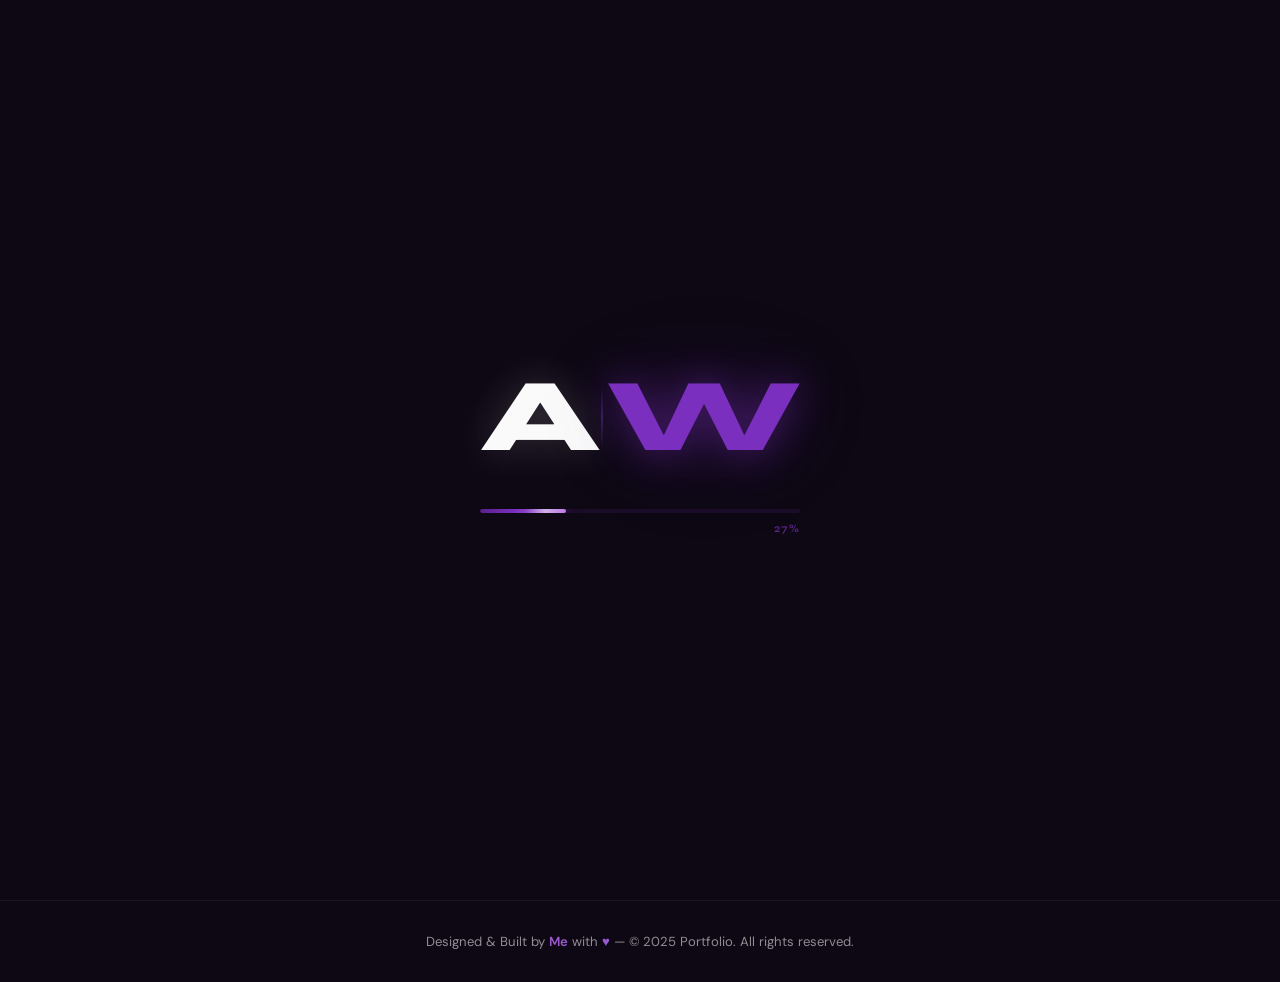
<file: index.html>
<!DOCTYPE html>
<html lang="en">
<head>
  <meta charset="UTF-8" />
  <meta name="viewport" content="width=device-width, initial-scale=1.0, maximum-scale=1.0" />
  <title>Ammar Waheed Portfolio Developer</title>
  <link rel="shortcut icon" href="img/fav-icon.png" type="image/x-icon">
  <link rel="preconnect" href="https://fonts.googleapis.com">
  <link href="https://fonts.googleapis.com/css2?family=Syne:wght@400;500;600;700;800&family=DM+Sans:ital,wght@0,300;0,400;0,500;1,300&display=swap" rel="stylesheet">
  <link rel="stylesheet" href="CSS/index.css">
  <link rel="stylesheet" href="CSS/loader.css">
  
</head>
<body>

<!-- ===== PAGE LOADER ===== -->
<div id="aw-loader">
  <div class="loader-logo">
    <span class="loader-logo-letter letter-a">A</span>
    <div class="loader-logo-divider"></div>
    <span class="loader-logo-letter letter-w">W</span>
  </div>
  <div class="loader-bar-wrap">
    <div class="loader-bar-track">
      <div class="loader-bar-fill" id="loader-bar-fill"></div>
    </div>
    <div class="loader-bar-label" id="loader-bar-label">0%</div>
  </div>
</div>
<!-- ===== END LOADER ===== -->

<!-- Cursor glow -->
<div class="cursor-glow" id="cursorGlow"></div>

<!-- Scroll progress -->
<div class="scroll-progress" id="scrollProgress"></div>

<!-- Page transition overlay -->
<div class="page-transition" id="pageTransition">
  <div class="pt-logo">
    <span class="pt-logo-letter pt-a">A</span>
    <div class="pt-logo-divider"></div>
    <span class="pt-logo-letter pt-w">W</span>
  </div>
</div>

<!-- ===== NAVBAR ===== -->
<nav id="navbar">
  <div class="nav-logo" onclick="navigate('home')"><span id="name-logo-01">Ammar</span><span id="name-logo-02">Waheed</span></div>

  <ul class="nav-links">
    <li><a onclick="navigate('home')" data-page="home" class="active">Home</a></li>
    <li><a onclick="navigate('about')" data-page="about">About</a></li>
    <li><a onclick="navigate('services')" data-page="services">Services</a></li>
    <li><a onclick="navigate('portfolio')" data-page="portfolio">Portfolio</a></li>
    <li><a onclick="navigate('contact')" data-page="contact" class="nav-cta">Hire Me</a></li>
  </ul>

  <div class="hamburger" id="hamburger" onclick="toggleMenu()">
    <span></span><span></span><span></span>
  </div>
</nav>

<!-- Mobile Menu -->
<div class="mobile-menu" id="mobileMenu">
  <a onclick="navigate('home'); toggleMenu()" data-page="home">Home</a>
  <a onclick="navigate('about'); toggleMenu()" data-page="about">About</a>
  <a onclick="navigate('services'); toggleMenu()" data-page="services">Services</a>
  <a onclick="navigate('portfolio'); toggleMenu()" data-page="portfolio">Portfolio</a>
  <a onclick="navigate('contact'); toggleMenu()" data-page="contact">Hire Me</a>
</div>

<!-- ===== HOME PAGE ===== -->
<section class="page active" id="home">
  <div class="blob blob-1"></div>
  <div class="blob blob-2"></div>

  <div class="home-content">
    <div class="home-text">
      <div class="home-badge">
        <span class="dot"></span>
        Available for freelance work
      </div>

      <h1 class="home-title">
        Creative<br>
        <span class="highlight">Developer</span><br>
        & Designer
      </h1>

      <p class="home-sub">
        I craft beautiful, high-performance digital experiences — from pixel-perfect interfaces to scalable full-stack applications.
      </p>

      <div class="home-actions">
        <button class="btn-primary" onclick="navigate('portfolio')">
          View My Work
          <span class="arrow">→</span>
        </button>
        <button class="btn-ghost" onclick="navigate('contact')">
          Let's Talk
        </button>
      </div>

      <div class="stats-row">
        <div class="stat-item">
          <div class="stat-num">25+</div>
          <div class="stat-label">Projects Done</div>
        </div>
        <div class="stat-item">
          <div class="stat-num">4+</div>
          <div class="stat-label">Years Exp.</div>
        </div>
        <div class="stat-item">
          <div class="stat-num">12+</div>
          <div class="stat-label">Happy Clients</div>
        </div>
      </div>
    </div>

    <div class="home-visual">
      <div class="portrait-wrapper">
        <div class="portrait-ring"></div>
        <div class="portrait-ring-inner"></div>
        <div class="portrait-img">
          <img class="portrait-placeholder" src="img/my-pic.png" alt="img" viewBox="0 0 200 200">
        </div>

        <div class="float-chip chip-1">
          <span class="chip-icon">
            <svg xmlns="http://www.w3.org/2000/svg" x="0px" y="0px" width="20" height="20" viewBox="0 0 48 48">
            <path fill="#80deea" d="M24,34C11.1,34,1,29.6,1,24c0-5.6,10.1-10,23-10c12.9,0,23,4.4,23,10C47,29.6,36.9,34,24,34z M24,16	c-12.6,0-21,4.1-21,8c0,3.9,8.4,8,21,8s21-4.1,21-8C45,20.1,36.6,16,24,16z"></path><path fill="#80deea" d="M15.1,44.6c-1,0-1.8-0.2-2.6-0.7C7.6,41.1,8.9,30.2,15.3,19l0,0c3-5.2,6.7-9.6,10.3-12.4c3.9-3,7.4-3.9,9.8-2.5	c2.5,1.4,3.4,4.9,2.8,9.8c-0.6,4.6-2.6,10-5.6,15.2c-3,5.2-6.7,9.6-10.3,12.4C19.7,43.5,17.2,44.6,15.1,44.6z M32.9,5.4	c-1.6,0-3.7,0.9-6,2.7c-3.4,2.7-6.9,6.9-9.8,11.9l0,0c-6.3,10.9-6.9,20.3-3.6,22.2c1.7,1,4.5,0.1,7.6-2.3c3.4-2.7,6.9-6.9,9.8-11.9	c2.9-5,4.8-10.1,5.4-14.4c0.5-4-0.1-6.8-1.8-7.8C34,5.6,33.5,5.4,32.9,5.4z"></path><path fill="#80deea" d="M33,44.6c-5,0-12.2-6.1-17.6-15.6C8.9,17.8,7.6,6.9,12.5,4.1l0,0C17.4,1.3,26.2,7.8,32.7,19	c3,5.2,5,10.6,5.6,15.2c0.7,4.9-0.3,8.3-2.8,9.8C34.7,44.4,33.9,44.6,33,44.6z M13.5,5.8c-3.3,1.9-2.7,11.3,3.6,22.2	c6.3,10.9,14.1,16.1,17.4,14.2c1.7-1,2.3-3.8,1.8-7.8c-0.6-4.3-2.5-9.4-5.4-14.4C24.6,9.1,16.8,3.9,13.5,5.8L13.5,5.8z"></path><circle cx="24" cy="24" r="4" fill="#80deea"></circle>
            </svg></span> Full-Stack Dev
        </div>
        <div class="float-chip chip-2">
          <span class="chip-icon">
            <svg xmlns="http://www.w3.org/2000/svg" x="0px" y="0px" width="20" height="20" viewBox="0 0 48 48">
              <polygon fill="#29b6f6" points="1,5 7,9 7,29 1,25"></polygon><polygon fill="#0288d1" points="47,20 41,24 41,37 47,33"></polygon><polygon fill="#0288d1" points="47,6 41,10 41,17 47,13"></polygon><polygon fill="#0288d1" points="35,5 29,9 29,29 35,25"></polygon><polygon fill="#29b6f6" points="1,12 18,23 18,16 1,5"></polygon><polygon fill="#0288d1" points="35,12 18,23 18,16 35,5"></polygon><polygon fill="#0288d1" points="35,26 18,37 18,30 35,19"></polygon><polygon fill="#0288d1" points="47,34 30,45 30,38 47,27"></polygon><polygon fill="#29b6f6" points="30,37.765 18,30 18,37 30,44.765"></polygon>
              </svg>
          </span> UI/UX Design
        </div>
        <div class="float-chip chip-3">
          <span class="chip-icon">
            <svg xmlns="http://www.w3.org/2000/svg" x="0px" y="0px" width="25" height="25" viewBox="0 0 48 48">
            <path fill="#fff" d="M24 4.050000000000001A19.95 19.95 0 1 0 24 43.95A19.95 19.95 0 1 0 24 4.050000000000001Z"></path><path fill="#01579b" d="M8.001,24c0,6.336,3.68,11.806,9.018,14.4L9.385,17.488C8.498,19.479,8.001,21.676,8.001,24z M34.804,23.194c0-1.977-1.063-3.35-1.67-4.412c-0.813-1.329-1.576-2.437-1.576-3.752c0-1.465,1.471-2.84,3.041-2.84 c0.071,0,0.135,0.006,0.206,0.008C31.961,9.584,28.168,8,24.001,8c-5.389,0-10.153,2.666-13.052,6.749 c0.228,0.074,0.307,0.039,0.611,0.039c1.669,0,4.264-0.2,4.264-0.2c0.86-0.057,0.965,1.212,0.099,1.316c0,0-0.864,0.105-1.828,0.152 l5.931,17.778l3.5-10.501l-2.603-7.248c-0.861-0.046-1.679-0.152-1.679-0.152c-0.862-0.056-0.762-1.375,0.098-1.316 c0,0,2.648,0.2,4.217,0.2c1.675,0,4.264-0.2,4.264-0.2c0.861-0.057,0.965,1.212,0.104,1.316c0,0-0.87,0.105-1.832,0.152l5.891,17.61 l1.599-5.326C34.399,26.289,34.804,24.569,34.804,23.194z M24.281,25.396l-4.8,13.952c1.436,0.426,2.95,0.652,4.52,0.652 c1.861,0,3.649-0.324,5.316-0.907c-0.04-0.071-0.085-0.143-0.118-0.22L24.281,25.396z M38.043,16.318 c0.071,0.51,0.108,1.059,0.108,1.645c0,1.628-0.306,3.451-1.219,5.737l-4.885,14.135C36.805,35.063,40,29.902,40,24 C40,21.219,39.289,18.604,38.043,16.318z"></path><path fill="#01579b" d="M4,24c0,11.024,8.97,20,19.999,20C35.03,44,44,35.024,44,24S35.03,4,24,4S4,12.976,4,24z M5.995,24 c0-9.924,8.074-17.999,18.004-17.999S42.005,14.076,42.005,24S33.929,42.001,24,42.001C14.072,42.001,5.995,33.924,5.995,24z"></path>
            </svg></span> WordPress
        </div>
      </div>
    </div>
  </div>
</section>

<!-- ===== ABOUT PAGE ===== -->
<section class="page" id="about">
  <div class="container">
    <div class="section-label">About Me</div>
    <h2 class="section-title reveal">The person<br>behind the work</h2>

    <div class="about-grid">
      <div class="about-text">
        <p class="reveal">I'm a passionate <strong>full-stack developer and UI/UX designer</strong> with over 4 years of hands-on experience building beautiful, user-centric digital products. I specialize in turning complex problems into clean, elegant solutions.</p>
        <p class="reveal reveal-delay-1">My approach combines strong technical foundations with a keen eye for design — ensuring that everything I build not only works flawlessly, but feels genuinely delightful to use.</p>
        <p class="reveal reveal-delay-2">When I'm not coding, I'm exploring new design trends, contributing to open source, or mentoring junior developers.</p>

        <div class="skills-list reveal reveal-delay-3">
          <span class="skill-tag">JavaScript / TypeScript</span>
          <span class="skill-tag">React / Next.js</span>
          <span class="skill-tag">Node.js / Express</span>
          <span class="skill-tag">WordPress / Webflow</span>
          <span class="skill-tag">Figma</span>
          <span class="skill-tag">MySQL / MongoDB</span>
          <span class="skill-tag">Tailwind / Bootstrap</span>
          <span class="skill-tag">Git / Github</span>
        </div>

        <div class="timeline reveal" style="margin-top:2.5rem">
          <div class="timeline-item">
            <div class="timeline-date">Jan 2025 – Present</div>
            <div class="timeline-role">Full-Stack Dev (MERN) | Front-End Specialist</div>
            <div class="timeline-company">(freelancing)</div>
          </div>
          <div class="timeline-item">
            <div class="timeline-date">Oct 2024 – Jan 2025</div>
            <div class="timeline-role">Front-End Dev (Internship)</div>
            <div class="timeline-company">Ezitech Institute</div>
          </div>
          <div class="timeline-item">
            <div class="timeline-date">Sep 2023 – Dec 2023</div>
            <div class="timeline-role">UI/UX Designer (Internship)</div>
            <div class="timeline-company">PASCO Devs</div>
          </div>
          <div class="timeline-item">
            <div class="timeline-date">Jan 2022 – Jan 2025</div>
            <div class="timeline-role">Front-End Developer</div>
            <div class="timeline-company">(Freelancing)</div>
          </div>
        </div>
      </div>

      <div>
        <div class="skill-bars reveal">
          <div class="skill-bar-item">
            <div class="skill-bar-header">
              <span class="skill-bar-name">Frontend Development</span>
              <span class="skill-bar-pct">98%</span>
            </div>
            <div class="skill-bar-track">
              <div class="skill-bar-fill" style="width:95%"></div>
            </div>
          </div>
          <div class="skill-bar-item">
            <div class="skill-bar-header">
              <span class="skill-bar-name">UI/UX Design</span>
              <span class="skill-bar-pct">88%</span>
            </div>
            <div class="skill-bar-track">
              <div class="skill-bar-fill" style="width:88%"></div>
            </div>
          </div>
          <div class="skill-bar-item">
            <div class="skill-bar-header">
              <span class="skill-bar-name">Backend / Node.js</span>
              <span class="skill-bar-pct">80%</span>
            </div>
            <div class="skill-bar-track">
              <div class="skill-bar-fill" style="width:80%"></div>
            </div>
          </div>
          <div class="skill-bar-item">
            <div class="skill-bar-header">
              <span class="skill-bar-name">WordPress / Webflow</span>
              <span class="skill-bar-pct">82%</span>
            </div>
            <div class="skill-bar-track">
              <div class="skill-bar-fill" style="width:85%"></div>
            </div>
          </div>
          <div class="skill-bar-item">
            <div class="skill-bar-header">
              <span class="skill-bar-name">React / Next.js</span>
              <span class="skill-bar-pct">92%</span>
            </div>
            <div class="skill-bar-track">
              <div class="skill-bar-fill" style="width:92%"></div>
            </div>
          </div>
        </div>

        <div style="margin-top:2.5rem; display:flex; gap:1rem; flex-wrap:wrap;" class="reveal reveal-delay-2">
          <button class="btn-primary" onclick="navigate('contact')">Get In Touch →</button>
          <a class="btn-ghost" href="#" onclick="return false">Download CV</a>
        </div>
      </div>
    </div>
  </div>
</section>

<!-- ===== SERVICES PAGE ===== -->
<section class="page" id="services">
  <div class="container">
    <div class="services-intro">
      <div class="section-label">What I Do</div>
      <h2 class="section-title reveal">Services I<br>offer for you</h2>
      <p class="reveal reveal-delay-1">From concept to launch — I deliver end-to-end digital solutions that make a lasting impression and drive real results.</p>
    </div>

    <div class="services-grid">
      <div class="service-card reveal">
        <div class="service-icon">💻</div>
        <h3 class="service-title">Web Development</h3>
        <p class="service-desc">Building fast, accessible, and scalable web applications using modern technologies and best practices.</p>
        <div class="service-tags">
          <span class="service-tag">React</span>
          <span class="service-tag">Next.js</span>
          <span class="service-tag">Node.js</span>
          <span class="service-tag">TypeScript</span>
        </div>
      </div>

      <div class="service-card reveal reveal-delay-1">
        <div class="service-icon">🎨</div>
        <h3 class="service-title">UI/UX Design</h3>
        <p class="service-desc">Crafting intuitive, beautiful interfaces through research-driven design that users genuinely love.</p>
        <div class="service-tags">
          <span class="service-tag">Figma</span>
          <span class="service-tag">Prototyping</span>
          <span class="service-tag">User Research</span>
        </div>
      </div>

      <div class="service-card reveal reveal-delay-2">
        <div class="service-icon">🔧</div>
        <h3 class="service-title">Full-Stack Apps</h3>
        <p class="service-desc">End-to-end application development — from database architecture to responsive frontend interfaces.</p>
        <div class="service-tags">
          <span class="service-tag">REST APIs</span>
          <span class="service-tag">GraphQL</span>
          <span class="service-tag">MongoDB</span>
          <span class="service-tag">MySQL</span>
        </div>
      </div>

      <div class="service-card reveal reveal-delay-3">
        <div class="service-icon">📝</div>
        <h3 class="service-title">WordPress</h3>
        <p class="service-desc">Custom themes, plugins, and performance-optimized WordPress solutions tailored to your brand.</p>
        <div class="service-tags">
          <span class="service-tag">Custom Themes</span>
          <span class="service-tag">Plugins</span>
          <span class="service-tag">WooCommerce</span>
        </div>
      </div>
    </div>

    <div class="process-section">
      <div class="section-label reveal">My Process</div>
      <h2 class="section-title reveal reveal-delay-1" style="font-size:clamp(1.5rem,4vw,2.2rem)">How I work</h2>
      <div class="process-grid">
        <div class="process-step reveal">
          <div class="process-num">01</div>
          <div class="process-title">Discovery</div>
          <div class="process-desc">Understanding your goals, audience, and project requirements thoroughly.</div>
        </div>
        <div class="process-step reveal reveal-delay-1">
          <div class="process-num">02</div>
          <div class="process-title">Design</div>
          <div class="process-desc">Creating wireframes, prototypes, and visual designs for feedback.</div>
        </div>
        <div class="process-step reveal reveal-delay-2">
          <div class="process-num">03</div>
          <div class="process-title">Develop</div>
          <div class="process-desc">Building the product with clean code, tested and optimized.</div>
        </div>
        <div class="process-step reveal reveal-delay-3">
          <div class="process-num">04</div>
          <div class="process-title">Launch</div>
          <div class="process-desc">Deploying and supporting your product for long-term success.</div>
        </div>
      </div>
    </div>
  </div>
</section>

<!-- ===== PORTFOLIO PAGE ===== -->
<section class="page" id="portfolio">
  <div class="container">
    <div class="portfolio-header">
      <div>
        <div class="section-label">My Work</div>
        <h2 class="section-title reveal">Featured<br>Projects</h2>
      </div>
      <div class="filter-tabs reveal">
        <button class="filter-tab active" onclick="filterProjects('all', this)">All</button>
        <button class="filter-tab" onclick="filterProjects('web', this)">Web Dev</button>
        <button class="filter-tab" onclick="filterProjects('design', this)">Design</button>
        <button class="filter-tab" onclick="filterProjects('wp', this)">WordPress</button>
      </div>
    </div>

    <div class="projects-grid" id="projectsGrid">
      <div class="project-card reveal" data-cat="web">
        <div class="project-thumb">
          <div class="project-thumb-bg" style="background:linear-gradient(135deg,#7B2FBE,#0E0814)"></div>
          <div class="project-number">01</div>
          <div class="project-overlay">
            <button class="project-overlay-btn">Live Demo</button>
            <button class="project-overlay-btn">GitHub</button>
          </div>
        </div>
        <div class="project-body">
          <div class="project-category">Web Application</div>
          <div class="project-name">E-Commerce Platform</div>
          <div class="project-desc">A full-featured online store with cart, payments, and admin dashboard.</div>
        </div>
      </div>

      <div class="project-card reveal reveal-delay-1" data-cat="design">
        <div class="project-thumb">
          <div class="project-thumb-bg" style="background:linear-gradient(135deg,#c084fc,#1E1430)"></div>
          <div class="project-number">02</div>
          <div class="project-overlay">
            <button class="project-overlay-btn">Live Demo</button>
            <button class="project-overlay-btn">Dribbble</button>
          </div>
        </div>
        <div class="project-body">
          <div class="project-category">UI/UX Design</div>
          <div class="project-name">Finance App Redesign</div>
          <div class="project-desc">Complete UX overhaul resulting in 40% improvement in user engagement.</div>
        </div>
      </div>

      <div class="project-card reveal reveal-delay-2" data-cat="wp">
        <div class="project-thumb">
          <div class="project-thumb-bg" style="background:linear-gradient(135deg,#5A1F8C,#160E22)"></div>
          <div class="project-number">03</div>
          <div class="project-overlay">
            <button class="project-overlay-btn">Live Site</button>
            <button class="project-overlay-btn">Details</button>
          </div>
        </div>
        <div class="project-body">
          <div class="project-category">WordPress</div>
          <div class="project-name">Corporate Website</div>
          <div class="project-desc">Custom WordPress theme with advanced custom fields and WooCommerce integration.</div>
        </div>
      </div>

      <div class="project-card reveal" data-cat="web">
        <div class="project-thumb">
          <div class="project-thumb-bg" style="background:linear-gradient(135deg,#9B59D0,#0E0814)"></div>
          <div class="project-number">04</div>
          <div class="project-overlay">
            <button class="project-overlay-btn">Live Demo</button>
            <button class="project-overlay-btn">GitHub</button>
          </div>
        </div>
        <div class="project-body">
          <div class="project-category">Web Application</div>
          <div class="project-name">SaaS Dashboard</div>
          <div class="project-desc">Analytics dashboard with real-time data visualization and team management.</div>
        </div>
      </div>

      <div class="project-card reveal reveal-delay-1" data-cat="design">
        <div class="project-thumb">
          <div class="project-thumb-bg" style="background:linear-gradient(135deg,#7B2FBE,#c084fc)"></div>
          <div class="project-number">05</div>
          <div class="project-overlay">
            <button class="project-overlay-btn">Live Demo</button>
            <button class="project-overlay-btn">Behance</button>
          </div>
        </div>
        <div class="project-body">
          <div class="project-category">Branding & Design</div>
          <div class="project-name">Brand Identity System</div>
          <div class="project-desc">Complete visual identity including logo, typography, color system, and guidelines.</div>
        </div>
      </div>

      <div class="project-card reveal reveal-delay-2" data-cat="wp">
        <div class="project-thumb">
          <div class="project-thumb-bg" style="background:linear-gradient(135deg,#5A1F8C,#9B59D0)"></div>
          <div class="project-number">06</div>
          <div class="project-overlay">
            <button class="project-overlay-btn">Live Site</button>
            <button class="project-overlay-btn">Details</button>
          </div>
        </div>
        <div class="project-body">
          <div class="project-category">WordPress / E-Commerce</div>
          <div class="project-name">Online Fashion Store</div>
          <div class="project-desc">WooCommerce store with custom product configurator and loyalty program.</div>
        </div>
      </div>
    </div>
  </div>
</section>

<!-- ===== CONTACT PAGE ===== -->
<section class="page" id="contact">
  <div class="container">
    <div class="section-label">Contact</div>
    <h2 class="section-title reveal">Let's work<br>together</h2>

    <div class="contact-grid">
      <div class="contact-info">
        <p class="reveal">Have a project in mind or just want to say hello? I'm always open to discussing new opportunities and creative ideas.</p>

        <div class="contact-links reveal reveal-delay-1">
          <a class="contact-link" href="mailto:ammarwaheed8@yahoo.com" target="_blank">
            <div class="contact-link-icon">
              <svg xmlns="http://www.w3.org/2000/svg" x="0px" y="0px" width="35" height="35" viewBox="0 0 48 48">
              <path fill="#1e88e5" d="M34,42H14c-4.411,0-8-3.589-8-8V14c0-4.411,3.589-8,8-8h20c4.411,0,8,3.589,8,8v20 C42,38.411,38.411,42,34,42z"></path><path fill="#fff" d="M35.926,17.488L29.414,24l6.511,6.511C35.969,30.347,36,30.178,36,30V18 C36,17.822,35.969,17.653,35.926,17.488z M26.688,23.899l7.824-7.825C34.347,16.031,34.178,16,34,16H14 c-0.178,0-0.347,0.031-0.512,0.074l7.824,7.825C22.795,25.38,25.205,25.38,26.688,23.899z M24,27.009 c-1.44,0-2.873-0.542-3.99-1.605l-6.522,6.522C13.653,31.969,13.822,32,14,32h20c0.178,0,0.347-0.031,0.512-0.074l-6.522-6.522 C26.873,26.467,25.44,27.009,24,27.009z M12.074,17.488C12.031,17.653,12,17.822,12,18v12c0,0.178,0.031,0.347,0.074,0.512 L18.586,24L12.074,17.488z"></path>
              </svg>
            </div>
            <div class="contact-link-text">
              <div class="contact-link-label">Email</div>
              <div class="contact-link-value">Email Me!</div>
            </div>
          </a>
          <a class="contact-link" href="https://wa.me/923097008085?text=Hi%2C%20Are%20you%20free%20so%20we%20can%20discuss%20regarding%20a%20project%3F" target="_blank">
            <div class="contact-link-icon">
              <svg xmlns="http://www.w3.org/2000/svg" x="0px" y="0px" width="31" height="31" viewBox="0 0 48 48">
              <path fill="#fff" d="M4.868,43.303l2.694-9.835C5.9,30.59,5.026,27.324,5.027,23.979C5.032,13.514,13.548,5,24.014,5c5.079,0.002,9.845,1.979,13.43,5.566c3.584,3.588,5.558,8.356,5.556,13.428c-0.004,10.465-8.522,18.98-18.986,18.98c-0.001,0,0,0,0,0h-0.008c-3.177-0.001-6.3-0.798-9.073-2.311L4.868,43.303z"></path><path fill="#fff" d="M4.868,43.803c-0.132,0-0.26-0.052-0.355-0.148c-0.125-0.127-0.174-0.312-0.127-0.483l2.639-9.636c-1.636-2.906-2.499-6.206-2.497-9.556C4.532,13.238,13.273,4.5,24.014,4.5c5.21,0.002,10.105,2.031,13.784,5.713c3.679,3.683,5.704,8.577,5.702,13.781c-0.004,10.741-8.746,19.48-19.486,19.48c-3.189-0.001-6.344-0.788-9.144-2.277l-9.875,2.589C4.953,43.798,4.911,43.803,4.868,43.803z"></path><path fill="#cfd8dc" d="M24.014,5c5.079,0.002,9.845,1.979,13.43,5.566c3.584,3.588,5.558,8.356,5.556,13.428c-0.004,10.465-8.522,18.98-18.986,18.98h-0.008c-3.177-0.001-6.3-0.798-9.073-2.311L4.868,43.303l2.694-9.835C5.9,30.59,5.026,27.324,5.027,23.979C5.032,13.514,13.548,5,24.014,5 M24.014,42.974C24.014,42.974,24.014,42.974,24.014,42.974C24.014,42.974,24.014,42.974,24.014,42.974 M24.014,42.974C24.014,42.974,24.014,42.974,24.014,42.974C24.014,42.974,24.014,42.974,24.014,42.974 M24.014,4C24.014,4,24.014,4,24.014,4C12.998,4,4.032,12.962,4.027,23.979c-0.001,3.367,0.849,6.685,2.461,9.622l-2.585,9.439c-0.094,0.345,0.002,0.713,0.254,0.967c0.19,0.192,0.447,0.297,0.711,0.297c0.085,0,0.17-0.011,0.254-0.033l9.687-2.54c2.828,1.468,5.998,2.243,9.197,2.244c11.024,0,19.99-8.963,19.995-19.98c0.002-5.339-2.075-10.359-5.848-14.135C34.378,6.083,29.357,4.002,24.014,4L24.014,4z"></path><path fill="#40c351" d="M35.176,12.832c-2.98-2.982-6.941-4.625-11.157-4.626c-8.704,0-15.783,7.076-15.787,15.774c-0.001,2.981,0.833,5.883,2.413,8.396l0.376,0.597l-1.595,5.821l5.973-1.566l0.577,0.342c2.422,1.438,5.2,2.198,8.032,2.199h0.006c8.698,0,15.777-7.077,15.78-15.776C39.795,19.778,38.156,15.814,35.176,12.832z"></path><path fill="#fff" fill-rule="evenodd" d="M19.268,16.045c-0.355-0.79-0.729-0.806-1.068-0.82c-0.277-0.012-0.593-0.011-0.909-0.011c-0.316,0-0.83,0.119-1.265,0.594c-0.435,0.475-1.661,1.622-1.661,3.956c0,2.334,1.7,4.59,1.937,4.906c0.237,0.316,3.282,5.259,8.104,7.161c4.007,1.58,4.823,1.266,5.693,1.187c0.87-0.079,2.807-1.147,3.202-2.255c0.395-1.108,0.395-2.057,0.277-2.255c-0.119-0.198-0.435-0.316-0.909-0.554s-2.807-1.385-3.242-1.543c-0.435-0.158-0.751-0.237-1.068,0.238c-0.316,0.474-1.225,1.543-1.502,1.859c-0.277,0.317-0.554,0.357-1.028,0.119c-0.474-0.238-2.002-0.738-3.815-2.354c-1.41-1.257-2.362-2.81-2.639-3.285c-0.277-0.474-0.03-0.731,0.208-0.968c0.213-0.213,0.474-0.554,0.712-0.831c0.237-0.277,0.316-0.475,0.474-0.791c0.158-0.317,0.079-0.594-0.04-0.831C20.612,19.329,19.69,16.983,19.268,16.045z" clip-rule="evenodd"></path>
              </svg>
            </div>
            <div class="contact-link-text">
              <div class="contact-link-label">WhatsApp</div>
              <div class="contact-link-value">Drop a text!</div>
            </div>
          </a>
          <a class="contact-link" href="https://pk.linkedin.com/in/ammar-waheed-a6a50b258" target="_blank">
            <div class="contact-link-icon">
              <svg xmlns="http://www.w3.org/2000/svg" x="0px" y="0px" width="32" height="32" viewBox="0 0 48 48">
              <path fill="#0288D1" d="M42,37c0,2.762-2.238,5-5,5H11c-2.761,0-5-2.238-5-5V11c0-2.762,2.239-5,5-5h26c2.762,0,5,2.238,5,5V37z"></path><path fill="#FFF" d="M12 19H17V36H12zM14.485 17h-.028C12.965 17 12 15.888 12 14.499 12 13.08 12.995 12 14.514 12c1.521 0 2.458 1.08 2.486 2.499C17 15.887 16.035 17 14.485 17zM36 36h-5v-9.099c0-2.198-1.225-3.698-3.192-3.698-1.501 0-2.313 1.012-2.707 1.99C24.957 25.543 25 26.511 25 27v9h-5V19h5v2.616C25.721 20.5 26.85 19 29.738 19c3.578 0 6.261 2.25 6.261 7.274L36 36 36 36z"></path>
              </svg>
            </div>
            <div class="contact-link-text">
              <div class="contact-link-label">LinkedIn</div>
              <div class="contact-link-value">Let's Connect!</div>
            </div>
          </a>
          <a class="contact-link" href="https://github.com/ammarwaheed8/" target="_blank">
            <div class="contact-link-icon">
              <svg xmlns="http://www.w3.org/2000/svg" viewBox="0 0 640 640" style="fill: white;"><!--!Font Awesome Free v7.2.0 by @fontawesome - https://fontawesome.com License - https://fontawesome.com/license/free Copyright 2026 Fonticons, Inc.--><path d="M237.9 461.4C237.9 463.4 235.6 465 232.7 465C229.4 465.3 227.1 463.7 227.1 461.4C227.1 459.4 229.4 457.8 232.3 457.8C235.3 457.5 237.9 459.1 237.9 461.4zM206.8 456.9C206.1 458.9 208.1 461.2 211.1 461.8C213.7 462.8 216.7 461.8 217.3 459.8C217.9 457.8 216 455.5 213 454.6C210.4 453.9 207.5 454.9 206.8 456.9zM251 455.2C248.1 455.9 246.1 457.8 246.4 460.1C246.7 462.1 249.3 463.4 252.3 462.7C255.2 462 257.2 460.1 256.9 458.1C256.6 456.2 253.9 454.9 251 455.2zM316.8 72C178.1 72 72 177.3 72 316C72 426.9 141.8 521.8 241.5 555.2C254.3 557.5 258.8 549.6 258.8 543.1C258.8 536.9 258.5 502.7 258.5 481.7C258.5 481.7 188.5 496.7 173.8 451.9C173.8 451.9 162.4 422.8 146 415.3C146 415.3 123.1 399.6 147.6 399.9C147.6 399.9 172.5 401.9 186.2 425.7C208.1 464.3 244.8 453.2 259.1 446.6C261.4 430.6 267.9 419.5 275.1 412.9C219.2 406.7 162.8 398.6 162.8 302.4C162.8 274.9 170.4 261.1 186.4 243.5C183.8 237 175.3 210.2 189 175.6C209.9 169.1 258 202.6 258 202.6C278 197 299.5 194.1 320.8 194.1C342.1 194.1 363.6 197 383.6 202.6C383.6 202.6 431.7 169 452.6 175.6C466.3 210.3 457.8 237 455.2 243.5C471.2 261.2 481 275 481 302.4C481 398.9 422.1 406.6 366.2 412.9C375.4 420.8 383.2 435.8 383.2 459.3C383.2 493 382.9 534.7 382.9 542.9C382.9 549.4 387.5 557.3 400.2 555C500.2 521.8 568 426.9 568 316C568 177.3 455.5 72 316.8 72zM169.2 416.9C167.9 417.9 168.2 420.2 169.9 422.1C171.5 423.7 173.8 424.4 175.1 423.1C176.4 422.1 176.1 419.8 174.4 417.9C172.8 416.3 170.5 415.6 169.2 416.9zM158.4 408.8C157.7 410.1 158.7 411.7 160.7 412.7C162.3 413.7 164.3 413.4 165 412C165.7 410.7 164.7 409.1 162.7 408.1C160.7 407.5 159.1 407.8 158.4 408.8zM190.8 444.4C189.2 445.7 189.8 448.7 192.1 450.6C194.4 452.9 197.3 453.2 198.6 451.6C199.9 450.3 199.3 447.3 197.3 445.4C195.1 443.1 192.1 442.8 190.8 444.4zM179.4 429.7C177.8 430.7 177.8 433.3 179.4 435.6C181 437.9 183.7 438.9 185 437.9C186.6 436.6 186.6 434 185 431.7C183.6 429.4 181 428.4 179.4 429.7z"/></svg>
            </div>
            <div class="contact-link-text">
              <div class="contact-link-label">GitHub</div>
              <div class="contact-link-value">Follow Me!</div>
            </div>
          </a>
        </div>
      </div>

      <div class="contact-form reveal reveal-delay-2">
        <form action="https://api.web3forms.com/submit" method="POST" id="formContent">
          <input type="hidden" name="access_key" value="75b98f05-7ad0-443d-aa8c-3f3815574c68">
          <div class="form-title">Send a message 👋</div>
          <div class="form-row">
            <div class="form-group">
              <label class="form-label">First Name</label>
              <input class="form-input" type="text" placeholder="Ammar" name="name" required/>
            </div>
            <div class="form-group">
              <label class="form-label">Last Name</label>
              <input class="form-input" type="text" placeholder="Waheed" name="name" required/>
            </div>
          </div>
          <div class="form-group" style="margin-bottom:1rem">
            <label class="form-label">Email Address</label>
            <input class="form-input" type="email" placeholder="ammar@example.com" name="email" required/>
          </div>
          <div class="form-group" style="margin-bottom:1rem">
            <label class="form-label">Budget</label>
            <input class="form-input" type="number" name="number" placeholder="Your budget in $" required/>
          </div>
          <div class="form-group">
            <label class="form-label">Message</label>
            <textarea class="form-textarea" name="message" placeholder="What’s on your mind? I’m all ears...." required></textarea>
          </div>
          <input type="hidden" name="redirect" value="https://ammarwaheed.vercel.app/form_submit.html">
          <button type="submit" class="form-submit" onclick="submitForm()">Send Message ➤</button>
        </form>
        <div class="form-success" id="formSuccess">
          <div class="form-success-icon">🎉</div>
          <h3 style="font-family:var(--font-display);font-size:1.3rem;margin-bottom:.75rem">Message Sent!</h3>
          <p>Thanks for reaching out. I'll get back to you within 24 hours.</p>
          <button class="btn-primary" style="margin-top:1.5rem" onclick="resetForm()">Send Another</button>
        </div>
      </div>
    </div>
  </div>
</section>

<!-- Footer -->
<footer>
  <p>Designed & Built by <a href="#" id="footer-me-link">Me</a> with <span>♥</span> — &copy; 2025 Portfolio. All rights reserved.</p>
</footer>

<!-- Back to top -->
<button class="back-top" id="backTop" onclick="window.scrollTo({top:0,behavior:'smooth'})">↑</button>

<script src="JS/loader.js"></script>
<script src="JS/index.js"></script>
</body>
</html>
</file>
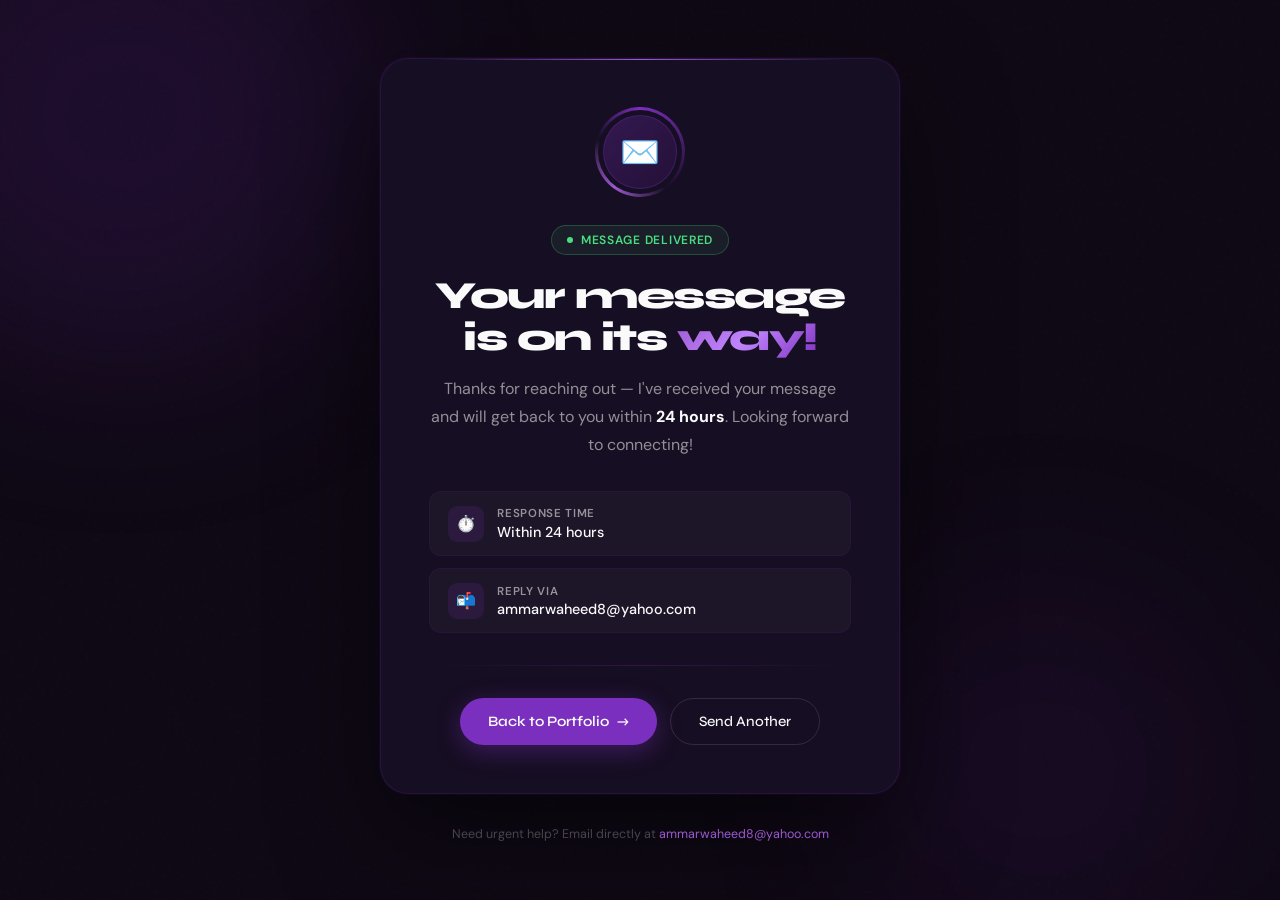
<file: form_submit.html>
<!DOCTYPE html>
<html lang="en">
<head>
  <meta charset="UTF-8" />
  <meta name="viewport" content="width=device-width, initial-scale=1.0, maximum-scale=1.0" />
  <title>Message Sent — Portfolio</title>
  <link rel="preconnect" href="https://fonts.googleapis.com">
  <link href="https://fonts.googleapis.com/css2?family=Syne:wght@400;500;600;700;800&family=DM+Sans:ital,wght@0,300;0,400;0,500;1,300&display=swap" rel="stylesheet">
  <link rel="stylesheet" href="CSS/form_submit.css">
  
</head>
<body>

  <div class="cursor-glow" id="cursorGlow"></div>
  <div class="blob blob-1"></div>
  <div class="blob blob-2"></div>

  <div class="card">

    <!-- Spinning icon -->
    <div class="icon-wrap">
      <div class="icon-ring"></div>
      <div class="icon-ring-inner"></div>
      <div class="icon-inner">✉️</div>
      <div class="confetti">
        <span></span><span></span><span></span><span></span>
        <span></span><span></span><span></span><span></span>
      </div>
    </div>

    <!-- Status badge -->
    <div class="status-label">
      <span class="status-dot"></span>
      Message Delivered
    </div>

    <!-- Heading -->
    <h1>Your message<br>is on its <span class="highlight">way!</span></h1>

    <!-- Body -->
    <p class="body-text">
      Thanks for reaching out — I've received your message and will get back to you within <strong style="color:var(--white)">24 hours</strong>. Looking forward to connecting!
    </p>

    <!-- Detail rows -->
    <div class="details">
      <div class="detail-row">
        <div class="detail-icon">⏱️</div>
        <div>
          <div class="detail-label">Response Time</div>
          <div class="detail-value">Within 24 hours</div>
        </div>
      </div>
      <div class="detail-row">
        <div class="detail-icon">📬</div>
        <div>
          <div class="detail-label">Reply Via</div>
          <div class="detail-value">ammarwaheed8@yahoo.com</div>
        </div>
      </div>
    </div>

    <div class="divider"></div>

    <!-- Actions -->
    <div class="actions">
      <a href="index.html" class="btn-primary">
        Back to Portfolio <span class="arrow">→</span>
      </a>
      <a href="index.html" class="btn-ghost" onclick="sessionStorage.setItem('goTo','contact');return true;">
        Send Another
      </a>
    </div>

  </div>

  <p class="footer-note">
    Need urgent help? Email directly at <a href="mailto:ammarwaheed8@yahoo.com">ammarwaheed8@yahoo.com</a>
  </p>

  <script src="JS/form_submit.js"></script>
</body>
</html>
</file>
<file: CSS/index.css>
/* ===== CSS VARIABLES ===== */
    :root {
      --purple: #7B2FBE;
      --purple-light: #9B59D0;
      --purple-dark: #5A1F8C;
      --purple-glow: rgba(123,47,190,0.25);
      --white: #FAFAFA;
      --off-white: #F0EDF6;
      --dark: #0E0814;
      --dark-2: #160E22;
      --dark-3: #1E1430;
      --text-muted: rgba(250,250,250,0.55);
      --font-display: 'Syne', sans-serif;
      --font-body: 'DM Sans', sans-serif;
      --transition: cubic-bezier(0.4, 0, 0.2, 1);
      --transition-bounce: cubic-bezier(0.34, 1.56, 0.64, 1);
      --nav-h: 72px;
    }

    /* ===== RESET ===== */
    *, *::before, *::after { box-sizing: border-box; margin: 0; padding: 0; }
    html { scroll-behavior: smooth; font-size: 16px; }
    body {
      font-family: var(--font-body);
      background: var(--dark);
      color: var(--white);
      overflow-x: hidden;
      min-height: 100vh;
    }

    /* ===== CURSOR GLOW ===== */
    .cursor-glow {
      position: fixed;
      width: 400px; height: 400px;
      border-radius: 50%;
      background: radial-gradient(circle, rgba(123,47,190,0.12) 0%, transparent 70%);
      pointer-events: none;
      transform: translate(-50%, -50%);
      z-index: 0;
      transition: transform 0.08s linear;
    }

    /* ===== NOISE OVERLAY ===== */
    body::before {
      content: '';
      position: fixed; inset: 0;
      background-image: url("data:image/svg+xml,%3Csvg viewBox='0 0 256 256' xmlns='http://www.w3.org/2000/svg'%3E%3Cfilter id='noise'%3E%3CfeTurbulence type='fractalNoise' baseFrequency='0.9' numOctaves='4' stitchTiles='stitch'/%3E%3C/filter%3E%3Crect width='100%25' height='100%25' filter='url(%23noise)' opacity='0.04'/%3E%3C/svg%3E");
      pointer-events: none;
      z-index: 1;
      opacity: 0.5;
    }

    /* ===== NAVBAR ===== */
    nav {
      position: fixed; top: 0; left: 0; right: 0;
      height: var(--nav-h);
      display: flex; align-items: center; justify-content: space-between;
      padding: 0 clamp(1.5rem, 5vw, 4rem);
      z-index: 1000;
      transition: background 0.4s var(--transition), box-shadow 0.4s var(--transition);
    }
    nav.scrolled {
      background: rgba(14,8,20,0.88);
      backdrop-filter: blur(20px);
      -webkit-backdrop-filter: blur(20px);
      box-shadow: 0 1px 0 rgba(123,47,190,0.2);
    }

    .nav-logo {
      font-family: var(--font-display);
      font-weight: 800;
      font-size: 1.35rem;
      letter-spacing: -0.03em;
      color: var(--white);
      cursor: pointer;
      position: relative;
      z-index: 2;
      display: flex;
      flex-wrap: wrap;
    }
    .nav-logo #name-logo-01 { color: var(--white); margin-right: 6px;}
    .nav-logo #name-logo-02 { color: var(--purple-light); margin-right: 10px; }

    .nav-links {
      display: flex; align-items: center; gap: 0.25rem;
      list-style: none;
    }
    .nav-links a {
      display: block;
      padding: 0.5rem 1rem;
      font-family: var(--font-display);
      font-size: 0.875rem;
      font-weight: 500;
      color: var(--text-muted);
      text-decoration: none;
      border-radius: 8px;
      transition: color 0.25s, background 0.25s;
      letter-spacing: 0.02em;
      cursor: pointer;
    }
    .nav-links a:hover { color: var(--white); background: rgba(123,47,190,0.12); }
    .nav-links a.active { color: var(--white); background: rgba(123,47,190,0.2); }

    /* Hire Me button */
    .nav-cta {
      padding: 0.55rem 1.3rem;
      background: var(--purple);
      color: var(--white) !important;
      border-radius: 100px !important;
      font-weight: 600 !important;
      box-shadow: 0 0 20px var(--purple-glow);
      transition: transform 0.2s var(--transition-bounce), box-shadow 0.2s !important;
    }
    .nav-cta:hover {
      transform: translateY(-1px) !important;
      box-shadow: 0 4px 30px rgba(123,47,190,0.5) !important;
      background: var(--purple) !important;
    }

    /* Hamburger */
    .hamburger {
      display: none;
      flex-direction: column; gap: 5px;
      cursor: pointer; z-index: 1001;
      padding: 8px;
      background: rgba(123,47,190,0.1);
      border-radius: 10px;
      border: 1px solid rgba(123,47,190,0.25);
      transition: background 0.2s;
    }
    .hamburger:hover { background: rgba(123,47,190,0.2); }
    .hamburger span {
      display: block; width: 22px; height: 2px;
      background: var(--white);
      border-radius: 2px;
      transition: transform 0.35s var(--transition), opacity 0.35s;
      transform-origin: center;
    }
    .hamburger.open span:nth-child(1) { transform: translateY(7px) rotate(45deg); }
    .hamburger.open span:nth-child(2) { opacity: 0; transform: scaleX(0); }
    .hamburger.open span:nth-child(3) { transform: translateY(-7px) rotate(-45deg); }

    /* Mobile menu */
    .mobile-menu {
      display: none;
      position: fixed; inset: 0;
      background: rgba(10,6,16,0.97);
      backdrop-filter: blur(30px);
      z-index: 999;
      flex-direction: column;
      align-items: center; justify-content: center; gap: 1.5rem;
      opacity: 0;
      pointer-events: none;
      transition: opacity 0.4s var(--transition);
    }
    .mobile-menu.open { opacity: 1; pointer-events: all; }
    .mobile-menu a {
      font-family: var(--font-display);
      font-size: clamp(2rem, 8vw, 3rem);
      font-weight: 700;
      color: rgba(250,250,250,0.5);
      text-decoration: none;
      letter-spacing: -0.03em;
      transition: color 0.2s, transform 0.2s;
      cursor: pointer;
      transform: translateY(20px);
      opacity: 0;
      transition: color 0.2s, transform 0.4s var(--transition-bounce), opacity 0.4s;
    }
    .mobile-menu.open a { transform: translateY(0); opacity: 1; }
    .mobile-menu.open a:nth-child(1) { transition-delay: 0.05s; }
    .mobile-menu.open a:nth-child(2) { transition-delay: 0.1s; }
    .mobile-menu.open a:nth-child(3) { transition-delay: 0.15s; }
    .mobile-menu.open a:nth-child(4) { transition-delay: 0.2s; }
    .mobile-menu.open a:nth-child(5) { transition-delay: 0.25s; }
    .mobile-menu a:hover { color: var(--white); }
    .mobile-menu a.active { color: var(--purple-light); }

    /* ===== PAGE SECTIONS ===== */
    .page {
      display: none;
      min-height: 100vh;
      position: relative;
      z-index: 2;
      opacity: 0;
      transform: translateY(24px);
      transition: opacity 0.5s var(--transition), transform 0.5s var(--transition);
    }
    .page.active {
      display: flex;
      flex-direction: column;
    }
    .page.visible {
      opacity: 1;
      transform: translateY(0);
    }

    /* ===== SECTION CONTAINERS ===== */
    .container {
      width: 100%;
      max-width: 1140px;
      margin: 0 auto;
      padding: 0 clamp(1.5rem, 5vw, 3rem);
    }

    /* ===== HOME PAGE ===== */
    #home {
      min-height: 100vh;
      justify-content: center;
      align-items: center;
      padding: var(--nav-h) 0 4rem;
      position: relative;
      overflow: hidden;
    }

    /* Animated background blobs */
    .blob {
      position: absolute;
      border-radius: 50%;
      filter: blur(80px);
      pointer-events: none;
    }
    .blob-1 {
      width: clamp(300px, 50vw, 600px);
      height: clamp(300px, 50vw, 600px);
      background: rgba(123,47,190,0.18);
      top: -10%; left: -10%;
      animation: blob-move 12s ease-in-out infinite alternate;
    }
    .blob-2 {
      width: clamp(200px, 35vw, 400px);
      height: clamp(200px, 35vw, 400px);
      background: rgba(90,31,140,0.15);
      bottom: 0; right: 5%;
      animation: blob-move 15s ease-in-out infinite alternate-reverse;
    }
    @keyframes blob-move {
      0% { transform: translate(0,0) scale(1); }
      100% { transform: translate(40px,30px) scale(1.1); }
    }

    .home-content {
      display: grid;
      grid-template-columns: 1fr 1fr;
      gap: 4rem;
      align-items: center;
      width: 100%;
      max-width: 1140px;
      margin: 0 auto;
      padding: 0 clamp(1.5rem, 5vw, 3rem);
    }

    .home-text { position: relative; }

    .home-badge {
      display: inline-flex; align-items: center; gap: 0.5rem;
      padding: 0.4rem 1rem;
      background: rgba(123,47,190,0.15);
      border: 1px solid rgba(123,47,190,0.35);
      border-radius: 100px;
      font-size: 0.8rem;
      font-weight: 500;
      color: var(--purple-light);
      letter-spacing: 0.05em;
      margin-bottom: 1.5rem;
      animation: fade-up 0.7s var(--transition) both;
    }
    .home-badge .dot {
      width: 6px; height: 6px;
      background: #4ade80;
      border-radius: 50%;
      animation: pulse-dot 2s ease-in-out infinite;
    }
    @keyframes pulse-dot {
      0%,100% { box-shadow: 0 0 0 0 rgba(74,222,128,0.4); }
      50% { box-shadow: 0 0 0 5px rgba(74,222,128,0); }
    }

    .home-title {
      font-family: var(--font-display);
      font-size: clamp(2.5rem, 6vw, 4.5rem);
      font-weight: 800;
      line-height: 1.05;
      letter-spacing: -0.04em;
      margin-bottom: 1.5rem;
      animation: fade-up 0.7s var(--transition) 0.1s both;
    }
    .home-title .highlight {
      background: linear-gradient(135deg, var(--purple-light), #c084fc, var(--purple));
      -webkit-background-clip: text;
      background-clip: text;
      -webkit-text-fill-color: transparent;
    }

    .home-sub {
      font-size: clamp(1rem, 2vw, 1.15rem);
      line-height: 1.7;
      color: var(--text-muted);
      max-width: 480px;
      margin-bottom: 2.5rem;
      animation: fade-up 0.7s var(--transition) 0.2s both;
    }

    .home-actions {
      display: flex; align-items: center; flex-wrap: wrap; gap: 1rem;
      animation: fade-up 0.7s var(--transition) 0.3s both;
    }

    .btn-primary {
      display: inline-flex; align-items: center; gap: 0.5rem;
      padding: 0.85rem 2rem;
      background: var(--purple);
      color: var(--white);
      font-family: var(--font-display);
      font-size: 0.95rem;
      font-weight: 600;
      text-decoration: none;
      border-radius: 100px;
      cursor: pointer;
      border: none;
      box-shadow: 0 8px 30px rgba(123,47,190,0.4);
      transition: transform 0.25s var(--transition-bounce), box-shadow 0.25s;
    }
    .btn-primary:hover {
      transform: translateY(-3px);
      box-shadow: 0 14px 40px rgba(123,47,190,0.55);
    }
    .btn-primary .arrow { transition: transform 0.25s var(--transition-bounce); }
    .btn-primary:hover .arrow { transform: translateX(4px); }

    .btn-ghost {
      display: inline-flex; align-items: center; gap: 0.5rem;
      padding: 0.85rem 2rem;
      background: transparent;
      color: var(--white);
      font-family: var(--font-display);
      font-size: 0.95rem;
      font-weight: 500;
      border: 1.5px solid rgba(250,250,250,0.15);
      border-radius: 100px;
      cursor: pointer;
      text-decoration: none;
      transition: border-color 0.25s, background 0.25s, transform 0.25s var(--transition-bounce);
    }
    .btn-ghost:hover {
      border-color: rgba(123,47,190,0.5);
      background: rgba(123,47,190,0.08);
      transform: translateY(-2px);
    }

    /* Portrait */
    .home-visual {
      display: flex; justify-content: center; align-items: center;
      animation: fade-up 0.8s var(--transition) 0.15s both;
    }

    .portrait-wrapper {
      position: relative;
      width: clamp(260px, 35vw, 400px);
      height: clamp(260px, 35vw, 400px);
    }

    .portrait-ring {
      position: absolute; inset: -8px;
      border-radius: 50%;
      background: conic-gradient(from 0deg, var(--purple), transparent 40%, var(--purple-light), transparent 80%, var(--purple));
      animation: spin 8s linear infinite;
    }
    @keyframes spin { to { transform: rotate(360deg); } }

    .portrait-ring-inner {
      position: absolute; inset: 4px;
      border-radius: 50%;
      background: var(--dark);
    }

    .portrait-img {
      position: absolute; inset: 8px;
      border-radius: 50%;
      overflow: hidden;
      background: linear-gradient(135deg, var(--dark-3), var(--dark-2));
      display: flex; align-items: center; justify-content: center;
    }

    /* SVG placeholder person */
    .portrait-placeholder {
      width: 100%; height: 100%;
      /* opacity: 1; */
    }

    /* Floating skill chips */
    .float-chip {
      position: absolute;
      display: flex; align-items: center; gap: 0.4rem;
      padding: 0.45rem 0.9rem;
      background: rgba(22,14,34,0.9);
      border: 1px solid rgba(123,47,190,0.35);
      border-radius: 100px;
      font-size: 0.78rem;
      font-weight: 500;
      font-family: var(--font-display);
      white-space: nowrap;
      backdrop-filter: blur(10px);
      box-shadow: 0 4px 20px rgba(0,0,0,0.3);
    }
    .float-chip .chip-icon { font-size: 1rem; }
    .chip-1 { top: 10%; right: -10%; animation: float 4s ease-in-out infinite; }
    .chip-2 { bottom: 20%; left: -12%; animation: float 5s ease-in-out 1s infinite; }
    .chip-3 { bottom: 5%; right: 0%; animation: float 4.5s ease-in-out 0.5s infinite; }
    @keyframes float {
      0%,100% { transform: translateY(0); }
      50% { transform: translateY(-10px); }
    }

    /* Stats row */
    .stats-row {
      display: flex; gap: clamp(1.5rem, 4vw, 3rem);
      margin-top: 3rem;
      padding-top: 2rem;
      border-top: 1px solid rgba(250,250,250,0.07);
      animation: fade-up 0.7s var(--transition) 0.4s both;
    }
    .stat-item {}
    .stat-num {
      font-family: var(--font-display);
      font-size: clamp(1.6rem, 3vw, 2.2rem);
      font-weight: 800;
      background: linear-gradient(135deg, var(--white), var(--purple-light));
      -webkit-background-clip: text;
      background-clip: text;
      -webkit-text-fill-color: transparent;
    }
    .stat-label {
      font-size: 0.8rem;
      color: var(--text-muted);
      margin-top: 0.2rem;
    }

    @keyframes fade-up {
      from { opacity: 0; transform: translateY(28px); }
      to { opacity: 1; transform: translateY(0); }
    }

    /* ===== ABOUT PAGE ===== */
    #about {
      min-height: 100vh;
      padding: calc(var(--nav-h) + 4rem) 0 6rem;
    }

    .section-label {
      display: inline-flex; align-items: center; gap: 0.75rem;
      font-size: 0.78rem;
      font-weight: 600;
      letter-spacing: 0.12em;
      text-transform: uppercase;
      color: var(--purple-light);
      margin-bottom: 1.25rem;
    }
    .section-label::before {
      content: '';
      display: block; width: 32px; height: 2px;
      background: var(--purple-light);
    }

    .section-title {
      font-family: var(--font-display);
      font-size: clamp(2rem, 5vw, 3.2rem);
      font-weight: 800;
      letter-spacing: -0.04em;
      line-height: 1.1;
      margin-bottom: 1.5rem;
    }

    .about-grid {
      display: grid;
      grid-template-columns: 1fr 1fr;
      gap: clamp(2rem, 6vw, 5rem);
      align-items: start;
      margin-top: 1rem;
    }

    .about-text p {
      font-size: 1.05rem;
      line-height: 1.8;
      color: var(--text-muted);
      margin-bottom: 1.25rem;
    }
    .about-text p strong { color: var(--white); font-weight: 500; }

    .skills-list {
      display: grid; grid-template-columns: 1fr 1fr;
      gap: 0.6rem;
      margin-top: 1.5rem;
    }
    .skill-tag {
      display: flex; align-items: center; gap: 0.5rem;
      font-size: 0.875rem;
      color: rgba(250,250,250,0.7);
    }
    .skill-tag::before {
      content: '▸';
      color: var(--purple-light);
      font-size: 0.7rem;
    }

    /* Skill bars */
    .skill-bars { display: flex; flex-direction: column; gap: 1.25rem; }
    .skill-bar-item {}
    .skill-bar-header {
      display: flex; justify-content: space-between;
      font-size: 0.875rem;
      margin-bottom: 0.5rem;
    }
    .skill-bar-name { font-weight: 500; }
    .skill-bar-pct { color: var(--purple-light); font-weight: 600; }
    .skill-bar-track {
      height: 6px;
      background: rgba(255,255,255,0.06);
      border-radius: 100px;
      overflow: hidden;
    }
    .skill-bar-fill {
      height: 100%;
      border-radius: 100px;
      background: linear-gradient(90deg, var(--purple-dark), var(--purple-light));
      transform: scaleX(0);
      transform-origin: left;
      transition: transform 1s var(--transition);
    }
    .page.visible .skill-bar-fill { transform: scaleX(1); }

    /* Experience timeline */
    .timeline { margin-top: 3rem; position: relative; }
    .timeline::before {
      content: '';
      position: absolute; left: 0; top: 0; bottom: 0; width: 1px;
      background: linear-gradient(to bottom, var(--purple), transparent);
    }
    .timeline-item {
      padding-left: 2rem;
      padding-bottom: 2rem;
      position: relative;
    }
    .timeline-item::before {
      content: '';
      position: absolute; left: -4px; top: 4px;
      width: 9px; height: 9px;
      background: var(--purple-light);
      border-radius: 50%;
      box-shadow: 0 0 12px var(--purple-glow);
    }
    .timeline-date {
      font-size: 0.78rem;
      letter-spacing: 0.08em;
      color: var(--purple-light);
      font-weight: 600;
      margin-bottom: 0.35rem;
    }
    .timeline-role {
      font-family: var(--font-display);
      font-weight: 700;
      font-size: 1.05rem;
      margin-bottom: 0.2rem;
    }
    .timeline-company {
      font-size: 0.875rem;
      color: var(--text-muted);
    }

    /* ===== SERVICES PAGE ===== */
    #services {
      min-height: 100vh;
      padding: calc(var(--nav-h) + 4rem) 0 6rem;
    }

    .services-intro {
      max-width: 580px;
      margin-bottom: 4rem;
    }
    .services-intro p {
      font-size: 1.05rem;
      line-height: 1.8;
      color: var(--text-muted);
      margin-top: 1rem;
    }

    .services-grid {
      display: grid;
      grid-template-columns: repeat(auto-fit, minmax(min(100%, 280px), 1fr));
      gap: 1.5rem;
    }

    .service-card {
      position: relative;
      padding: 2rem;
      background: var(--dark-2);
      border: 1px solid rgba(123,47,190,0.12);
      border-radius: 20px;
      overflow: hidden;
      transition: transform 0.35s var(--transition-bounce), border-color 0.35s, box-shadow 0.35s;
      cursor: default;
    }
    .service-card::before {
      content: '';
      position: absolute; inset: 0;
      background: linear-gradient(135deg, rgba(123,47,190,0.05), transparent);
      opacity: 0;
      transition: opacity 0.35s;
    }
    .service-card:hover {
      transform: translateY(-8px);
      border-color: rgba(123,47,190,0.4);
      box-shadow: 0 20px 60px rgba(123,47,190,0.15);
    }
    .service-card:hover::before { opacity: 1; }

    .service-icon {
      width: 56px; height: 56px;
      background: rgba(123,47,190,0.15);
      border: 1px solid rgba(123,47,190,0.3);
      border-radius: 16px;
      display: flex; align-items: center; justify-content: center;
      font-size: 1.5rem;
      margin-bottom: 1.5rem;
      transition: transform 0.35s var(--transition-bounce), background 0.35s;
    }
    .service-card:hover .service-icon {
      background: rgba(123,47,190,0.25);
      transform: scale(1.1) rotate(-5deg);
    }

    .service-title {
      font-family: var(--font-display);
      font-size: 1.2rem;
      font-weight: 700;
      margin-bottom: 0.75rem;
    }

    .service-desc {
      font-size: 0.9rem;
      line-height: 1.7;
      color: var(--text-muted);
      margin-bottom: 1.5rem;
    }

    .service-tags {
      display: flex; flex-wrap: wrap; gap: 0.4rem;
    }
    .service-tag {
      padding: 0.25rem 0.7rem;
      background: rgba(123,47,190,0.1);
      border: 1px solid rgba(123,47,190,0.2);
      border-radius: 100px;
      font-size: 0.73rem;
      color: rgba(250,250,250,0.6);
      font-weight: 500;
    }

    /* Process steps */
    .process-section {
      margin-top: 5rem;
    }
    .process-grid {
      display: grid;
      grid-template-columns: repeat(auto-fit, minmax(200px, 1fr));
      gap: 0;
      margin-top: 2.5rem;
      position: relative;
    }
    .process-grid::before {
      content: '';
      position: absolute; top: 28px; left: 10%; right: 10%;
      height: 1px;
      background: linear-gradient(90deg, transparent, var(--purple), transparent);
    }
    .process-step {
      text-align: center;
      padding: 0 1rem;
      margin-top: 2rem;
    }
    .process-num {
      width: 56px; height: 56px;
      background: var(--dark-2);
      border: 2px solid var(--purple);
      border-radius: 50%;
      display: flex; align-items: center; justify-content: center;
      margin: 0 auto 1rem;
      font-family: var(--font-display);
      font-weight: 800;
      font-size: 1.1rem;
      color: var(--purple-light);
      box-shadow: 0 0 20px var(--purple-glow);
    }
    .process-title {
      font-family: var(--font-display);
      font-weight: 700; font-size: 1rem;
      margin-bottom: 0.5rem;
    }
    .process-desc { font-size: 0.83rem; color: var(--text-muted); line-height: 1.6; }

    /* ===== PORTFOLIO PAGE ===== */
    #portfolio {
      min-height: 100vh;
      padding: calc(var(--nav-h) + 4rem) 0 6rem;
    }

    .portfolio-header {
      display: flex; align-items: flex-end; justify-content: space-between;
      flex-wrap: wrap; gap: 1.5rem;
      margin-bottom: 3rem;
    }
    .filter-tabs {
      display: flex; gap: 0.5rem; flex-wrap: wrap;
    }
    .filter-tab {
      padding: 0.45rem 1.1rem;
      background: transparent;
      border: 1px solid rgba(250,250,250,0.1);
      color: var(--text-muted);
      border-radius: 100px;
      font-family: var(--font-display);
      font-size: 0.82rem;
      font-weight: 500;
      cursor: pointer;
      transition: all 0.2s;
    }
    .filter-tab:hover, .filter-tab.active {
      background: var(--purple);
      border-color: var(--purple);
      color: var(--white);
    }

    .projects-grid {
      display: grid;
      grid-template-columns: repeat(auto-fill, minmax(min(100%, 320px), 1fr));
      gap: 1.5rem;
    }

    .project-card {
      background: var(--dark-2);
      border: 1px solid rgba(123,47,190,0.1);
      border-radius: 20px;
      overflow: hidden;
      transition: transform 0.35s var(--transition-bounce), box-shadow 0.35s, border-color 0.35s;
      cursor: pointer;
    }
    .project-card:hover {
      transform: translateY(-10px);
      box-shadow: 0 24px 60px rgba(0,0,0,0.4), 0 0 0 1px rgba(123,47,190,0.3);
      border-color: rgba(123,47,190,0.3);
    }

    .project-thumb {
      width: 100%;
      aspect-ratio: 16/9;
      background: linear-gradient(135deg, var(--dark-3), var(--dark-2));
      display: flex; align-items: center; justify-content: center;
      position: relative;
      overflow: hidden;
    }
    .project-thumb-bg {
      position: absolute; inset: 0;
      opacity: 0.15;
      transition: opacity 0.35s, transform 0.35s;
    }
    .project-card:hover .project-thumb-bg { opacity: 0.25; transform: scale(1.05); }

    .project-number {
      font-family: var(--font-display);
      font-size: 5rem;
      font-weight: 800;
      color: rgba(255,255,255,0.05);
      line-height: 1;
    }

    .project-overlay {
      position: absolute; inset: 0;
      display: flex; align-items: center; justify-content: center;
      gap: 1rem;
      background: rgba(123,47,190,0.85);
      opacity: 0;
      transition: opacity 0.3s;
    }
    .project-card:hover .project-overlay { opacity: 1; }
    .project-overlay-btn {
      padding: 0.5rem 1.1rem;
      background: var(--white);
      color: var(--dark);
      border: none;
      border-radius: 100px;
      font-family: var(--font-display);
      font-size: 0.8rem;
      font-weight: 700;
      cursor: pointer;
      transition: transform 0.2s var(--transition-bounce);
    }
    .project-overlay-btn:hover { transform: scale(1.05); }

    .project-body { padding: 1.5rem; }
    .project-category {
      font-size: 0.73rem;
      letter-spacing: 0.1em;
      text-transform: uppercase;
      color: var(--purple-light);
      font-weight: 600;
      margin-bottom: 0.5rem;
    }
    .project-name {
      font-family: var(--font-display);
      font-weight: 700;
      font-size: 1.1rem;
      margin-bottom: 0.5rem;
    }
    .project-desc {
      font-size: 0.875rem;
      color: var(--text-muted);
      line-height: 1.6;
    }

    /* ===== CONTACT PAGE ===== */
    #contact {
      min-height: 100vh;
      padding: calc(var(--nav-h) + 4rem) 0 6rem;
    }

    .contact-grid {
      display: grid;
      grid-template-columns: 1fr 1.2fr;
      gap: clamp(2.5rem, 6vw, 5rem);
      align-items: start;
      margin-top: 1rem;
    }

    .contact-info {
      width: fit-content;
      max-width: 385px;
    }

    .contact-info p {
      font-size: 1rem;
      line-height: 1.8;
      color: var(--text-muted);
      margin-top: 1rem;
      margin-bottom: 2.5rem;
    }

    .contact-links {
      display: flex; flex-direction: column; gap: 1rem;
    }
    .contact-link {
      display: flex; align-items: center; gap: 1rem;
      text-decoration: none;
      color: var(--white);
      padding: 1rem 1.25rem;
      background: var(--dark-2);
      border: 1px solid rgba(123,47,190,0.12);
      border-radius: 14px;
      transition: border-color 0.25s, transform 0.25s var(--transition-bounce), background 0.25s;
    }
    .contact-link:hover {
      border-color: rgba(123,47,190,0.4);
      transform: translateX(6px);
      background: rgba(123,47,190,0.08);
    }
    .contact-link-icon {
      width: 42px; height: 42px;
      background: rgba(123,47,190,0.15);
      border-radius: 10px;
      display: flex; align-items: center; justify-content: center;
      font-size: 1.1rem;
      flex-shrink: 0;
    }
    .contact-link-text {}
    .contact-link-label { font-size: 0.73rem; color: var(--text-muted); letter-spacing: 0.05em; }
    .contact-link-value { font-weight: 500; font-size: 0.95rem; }

    /* Form */
    .contact-form {
      background: var(--dark-2);
      border: 1px solid rgba(123,47,190,0.15);
      border-radius: 24px;
      padding: clamp(1.75rem, 4vw, 2.5rem);
    }
    .form-title {
      font-family: var(--font-display);
      font-size: 1.35rem;
      font-weight: 700;
      margin-bottom: 1.75rem;
    }

    .form-row {
      display: grid; grid-template-columns: 1fr 1fr;
      gap: 1rem;
      margin-bottom: 1rem;
    }
    .form-group { margin-bottom: 0; }
    .form-label {
      display: block;
      font-size: 0.78rem;
      font-weight: 600;
      letter-spacing: 0.05em;
      color: rgba(250,250,250,0.6);
      margin-bottom: 0.5rem;
      text-transform: uppercase;
    }
    .form-input, .form-textarea {
      width: 100%;
      padding: 0.85rem 1.1rem;
      background: rgba(255,255,255,0.04);
      border: 1.5px solid rgba(255,255,255,0.08);
      border-radius: 12px;
      color: var(--white);
      font-family: var(--font-body);
      font-size: 0.95rem;
      transition: border-color 0.25s, background 0.25s, box-shadow 0.25s;
      outline: none;
      resize: none;
      appearance: none;
    }
    .form-input::placeholder, .form-textarea::placeholder { color: rgba(250,250,250,0.25); }
    .form-input:focus, .form-textarea:focus {
      border-color: var(--purple);
      background: rgba(123,47,190,0.06);
      box-shadow: 0 0 0 4px rgba(123,47,190,0.12);
    }
    .form-textarea { min-height: 130px; }

    .form-submit {
      width: 100%;
      margin-top: 1rem;
      padding: 1rem;
      background: var(--purple);
      color: var(--white);
      border: none;
      border-radius: 12px;
      font-family: var(--font-display);
      font-size: 1rem;
      font-weight: 600;
      cursor: pointer;
      transition: transform 0.25s var(--transition-bounce), box-shadow 0.25s, background 0.25s;
      box-shadow: 0 4px 20px rgba(123,47,190,0.35);
    }
    .form-submit:hover {
      transform: translateY(-2px);
      box-shadow: 0 10px 30px rgba(123,47,190,0.5);
    }
    .form-submit:active { transform: scale(0.99); }

    .form-success {
      display: none;
      text-align: center;
      padding: 2rem;
    }
    .form-success.show { display: block; animation: fade-up 0.5s var(--transition); }
    .form-success-icon { font-size: 3rem; margin-bottom: 1rem; }
    .form-success p { color: var(--text-muted); line-height: 1.7; }

    /* ===== FOOTER ===== */
    footer {
      position: relative; z-index: 2;
      padding: 2rem clamp(1.5rem, 5vw, 3rem);
      text-align: center;
      border-top: 1px solid rgba(255,255,255,0.05);
      background: var(--dark);
    }
    footer p {
      font-size: 0.82rem;
      color: var(--text-muted);
    }
    footer span {color: var(--purple-light);}

    #footer-me-link {
      color: var(--purple-light);
      font-weight: 600;
      text-decoration: none;
    }

    /* ===== SCROLL INDICATOR ===== */
    .scroll-progress {
      position: fixed; top: 0; left: 0; right: 0;
      height: 3px;
      background: linear-gradient(90deg, var(--purple-dark), var(--purple-light));
      transform-origin: left;
      transform: scaleX(0);
      z-index: 9999;
      transition: transform 0.1s linear;
    }

    /* ===== BACK TO TOP ===== */
    .back-top {
      position: fixed; bottom: 2rem; right: 2rem;
      width: 44px; height: 44px;
      background: var(--purple);
      color: var(--white);
      border: none;
      border-radius: 50%;
      display: flex; align-items: center; justify-content: center;
      cursor: pointer;
      font-size: 1.1rem;
      z-index: 100;
      box-shadow: 0 4px 20px rgba(123,47,190,0.4);
      opacity: 0;
      transform: scale(0.8) translateY(10px);
      transition: opacity 0.3s, transform 0.3s var(--transition-bounce);
      pointer-events: none;
    }
    .back-top.show {
      opacity: 1;
      transform: scale(1) translateY(0);
      pointer-events: all;
    }
    .back-top:hover { transform: scale(1.1) translateY(-2px); }

    /* ===== REVEAL ANIMATIONS ===== */
    .reveal {
      opacity: 0;
      transform: translateY(30px);
      transition: opacity 0.6s var(--transition), transform 0.6s var(--transition);
    }
    .reveal.in-view { opacity: 1; transform: translateY(0); }
    .reveal-delay-1 { transition-delay: 0.1s; }
    .reveal-delay-2 { transition-delay: 0.2s; }
    .reveal-delay-3 { transition-delay: 0.3s; }

    /* ===== PAGE TRANSITION OVERLAY ===== */
    .page-transition {
      position: fixed; inset: 0;
      background: #0a0612;
      z-index: 9998;
      pointer-events: none;
      transform: scaleY(0);
      transform-origin: bottom;
      display: flex;
      align-items: center;
      justify-content: center;
    }

    /* AW logo inside page transition */
    .page-transition .pt-logo {
      display: flex;
      align-items: center;
      opacity: 0;
      transform: scale(0.85);
      transition: opacity 0.15s ease, transform 0.15s ease;
    }
    .page-transition.enter .pt-logo {
      opacity: 1;
      transform: scale(1);
      transition: opacity 0.2s ease 0.2s, transform 0.2s ease 0.2s;
    }
    .page-transition.exit .pt-logo {
      opacity: 0;
      transform: scale(0.9);
      transition: opacity 0.15s ease, transform 0.15s ease;
    }
    .pt-logo-letter {
      font-family: 'Syne', sans-serif;
      font-size: clamp(3rem, 8vw, 5rem);
      font-weight: 800;
      line-height: 1;
      letter-spacing: -0.02em;
    }
    .pt-logo-letter.pt-a {
      color: #FAFAFA;
      text-shadow: 0 0 40px rgba(250,250,250,0.15);
    }
    .pt-logo-letter.pt-w {
      color: #7B2FBE;
      text-shadow: 0 0 40px rgba(123,47,190,0.6), 0 0 80px rgba(123,47,190,0.3);
    }
    .pt-logo-divider {
      width: 2px;
      height: 2.8rem;
      background: linear-gradient(to bottom, transparent, rgba(123,47,190,0.45), transparent);
      margin: 0 0.15em;
    }
    .page-transition.enter {
      animation: transition-enter 0.4s var(--transition) forwards;
    }
    .page-transition.exit {
      animation: transition-exit 0.4s var(--transition) forwards;
    }
    @keyframes transition-enter {
      from { transform: scaleY(0); transform-origin: bottom; }
      to { transform: scaleY(1); transform-origin: bottom; }
    }
    @keyframes transition-exit {
      from { transform: scaleY(1); transform-origin: top; }
      to { transform: scaleY(0); transform-origin: top; }
    }

    /* ===== RESPONSIVE ===== */

    /* Tablet */
    @media (max-width: 900px) {
      .home-content { grid-template-columns: 1fr; text-align: center; gap: 3rem; margin-top: 2rem;}
      .home-text { order: 2; }
      .home-visual { order: 1; }
      .home-sub { margin: 0 auto 2.5rem; }
      .home-actions { justify-content: center; }
      .stats-row { justify-content: center; }
      .about-grid { grid-template-columns: 1fr; }
      .contact-grid { grid-template-columns: 1fr; }
      .form-row { grid-template-columns: 1fr; }
      .process-grid { grid-template-columns: repeat(2, 1fr); }
      .process-grid::before { display: none; }
    }

    /* Mobile */
    @media (max-width: 810px) {
      /* :root { --nav-h: 64px; } */
      .nav-links { display: none; }
      .hamburger { display: flex; }
      .mobile-menu { display: flex; }
    }

    @media (max-width: 640px) {
      :root { --nav-h: 64px; }
      .nav-links { display: none; }
      .hamburger { display: flex; }
      .mobile-menu { display: flex; }

      .home-title { font-size: clamp(2rem, 10vw, 3rem); }
      .portrait-wrapper { width: 240px; height: 240px; }
      .chip-2, .chip-3 { display: none; }
      .chip-1 { right: -5%; font-size: 0.72rem; }

      .stats-row { gap: 1.5rem; flex-wrap: wrap; justify-content: center; }

      .process-grid { grid-template-columns: 1fr 1fr; }

      .btn-primary, .btn-ghost { padding: 0.75rem 1.5rem; font-size: 0.875rem; }

      footer { padding: 1.5rem 1rem; }
      .back-top { bottom: 1.25rem; right: 1.25rem; }
    }

    /* Galaxy Z Fold & very small */
    @media (max-width: 360px) {
      .home-content { gap: 2rem; }
      .portrait-wrapper { width: 200px; height: 200px; }
      .home-actions { flex-direction: column; align-items: center; }
      .btn-primary, .btn-ghost { width: 100%; justify-content: center; }
      .stats-row { gap: 1rem; }
      .stat-num { font-size: 1.4rem; }
      .service-card { padding: 1.5rem; }
      .contact-form { padding: 1.25rem; }
      .skills-list { grid-template-columns: 1fr; }
    }

    /* Wide screens */
    @media (min-width: 1400px) {
      .home-content { max-width: 1280px; }
      .container { max-width: 1280px; }
    }
</file>
<file: CSS/loader.css>
/* ===== PAGE LOADER ===== */

#aw-loader {
  position: fixed;
  inset: 0;
  z-index: 99999;
  background: #0E0814;
  display: flex;
  flex-direction: column;
  align-items: center;
  justify-content: center;
  gap: 2.5rem;
  transition: transform 0.75s cubic-bezier(0.76, 0, 0.24, 1);
}

/* Slide-up exit animation */
#aw-loader.slide-up {
  transform: translateY(-100%);
}

/* ===== AW LOGO ===== */
.loader-logo {
  display: flex;
  align-items: center;
  gap: 0;
  animation: loaderLogoIn 0.7s cubic-bezier(0.34, 1.56, 0.64, 1) 0.2s both;
}

@keyframes loaderLogoIn {
  from {
    opacity: 0;
    transform: translateY(24px) scale(0.85);
  }
  to {
    opacity: 1;
    transform: translateY(0) scale(1);
  }
}

.loader-logo-letter {
  font-family: 'Syne', sans-serif;
  font-size: clamp(4rem, 10vw, 6.5rem);
  font-weight: 800;
  line-height: 1;
  letter-spacing: -0.02em;
  position: relative;
}

.loader-logo-letter.letter-a {
  color: #FAFAFA;
  text-shadow:
    0 0 40px rgba(250, 250, 250, 0.15),
    0 0 80px rgba(250, 250, 250, 0.06);
}

.loader-logo-letter.letter-w {
  color: #7B2FBE;
  text-shadow:
    0 0 40px rgba(123, 47, 190, 0.5),
    0 0 80px rgba(123, 47, 190, 0.25),
    0 0 120px rgba(123, 47, 190, 0.12);
}

/* Subtle glow pulse on W */
.loader-logo-letter.letter-w {
  animation: loaderLogoIn 0.7s cubic-bezier(0.34, 1.56, 0.64, 1) 0.2s both,
             wGlow 2.5s ease-in-out 0.9s infinite;
}

@keyframes wGlow {
  0%, 100% {
    text-shadow:
      0 0 40px rgba(123, 47, 190, 0.5),
      0 0 80px rgba(123, 47, 190, 0.25),
      0 0 120px rgba(123, 47, 190, 0.12);
  }
  50% {
    text-shadow:
      0 0 60px rgba(123, 47, 190, 0.75),
      0 0 100px rgba(123, 47, 190, 0.4),
      0 0 150px rgba(123, 47, 190, 0.2);
  }
}

/* Divider between letters */
.loader-logo-divider {
  width: 2px;
  height: 60%;
  background: linear-gradient(
    to bottom,
    transparent,
    rgba(123, 47, 190, 0.4),
    transparent
  );
  margin: 0 0.15em;
  align-self: center;
  animation: loaderLogoIn 0.7s cubic-bezier(0.34, 1.56, 0.64, 1) 0.3s both;
}

/* ===== PROGRESS BAR CONTAINER ===== */
.loader-bar-wrap {
  width: clamp(200px, 45vw, 320px);
  display: flex;
  flex-direction: column;
  gap: 0.6rem;
  animation: loaderBarIn 0.6s cubic-bezier(0.4, 0, 0.2, 1) 0.5s both;
}

@keyframes loaderBarIn {
  from {
    opacity: 0;
    transform: translateY(12px);
  }
  to {
    opacity: 1;
    transform: translateY(0);
  }
}

/* Track */
.loader-bar-track {
  width: 100%;
  height: 4px;
  background: rgba(123, 47, 190, 0.12);
  border-radius: 100px;
  overflow: hidden;
  position: relative;
}

/* Glowing fill bar */
.loader-bar-fill {
  height: 100%;
  width: 0%;
  border-radius: 100px;
  background: linear-gradient(
    90deg,
    #5A1F8C 0%,
    #7B2FBE 40%,
    #9B59D0 70%,
    #BF7AE8 100%
  );
  box-shadow:
    0 0 12px rgba(123, 47, 190, 0.8),
    0 0 24px rgba(123, 47, 190, 0.4),
    0 0 40px rgba(123, 47, 190, 0.2);
  transition: width 0.05s linear;
  position: relative;
}

/* Shimmering highlight on fill bar */
.loader-bar-fill::after {
  content: '';
  position: absolute;
  top: 0;
  right: 0;
  width: 40px;
  height: 100%;
  background: linear-gradient(
    90deg,
    transparent,
    rgba(255, 255, 255, 0.5),
    transparent
  );
  border-radius: 100px;
}

/* Percentage label */
.loader-bar-label {
  text-align: right;
  font-family: 'Syne', sans-serif;
  font-size: 0.7rem;
  font-weight: 600;
  letter-spacing: 0.12em;
  color: rgba(123, 47, 190, 0.7);
  transition: color 0.2s ease;
}

.loader-bar-label.complete {
  color: #9B59D0;
}
</file>
<file: CSS/form_submit.css>
:root {
      --purple: #7B2FBE;
      --purple-light: #9B59D0;
      --purple-dark: #5A1F8C;
      --purple-glow: rgba(123,47,190,0.25);
      --white: #FAFAFA;
      --dark: #0E0814;
      --dark-2: #160E22;
      --dark-3: #1E1430;
      --text-muted: rgba(250,250,250,0.55);
      --font-display: 'Syne', sans-serif;
      --font-body: 'DM Sans', sans-serif;
      --transition: cubic-bezier(0.4, 0, 0.2, 1);
      --transition-bounce: cubic-bezier(0.34, 1.56, 0.64, 1);
    }

    *, *::before, *::after { box-sizing: border-box; margin: 0; padding: 0; }
    html { font-size: 16px; }

    body {
      font-family: var(--font-body);
      background: var(--dark);
      color: var(--white);
      min-height: 100vh;
      display: flex;
      flex-direction: column;
      align-items: center;
      justify-content: center;
      overflow-x: hidden;
      padding: 2rem 1.5rem;
    }

    /* Noise overlay */
    body::before {
      content: '';
      position: fixed; inset: 0;
      background-image: url("data:image/svg+xml,%3Csvg viewBox='0 0 256 256' xmlns='http://www.w3.org/2000/svg'%3E%3Cfilter id='noise'%3E%3CfeTurbulence type='fractalNoise' baseFrequency='0.9' numOctaves='4' stitchTiles='stitch'/%3E%3C/filter%3E%3Crect width='100%25' height='100%25' filter='url(%23noise)' opacity='0.04'/%3E%3C/svg%3E");
      pointer-events: none;
      z-index: 0;
      opacity: 0.5;
    }

    /* Cursor glow */
    .cursor-glow {
      position: fixed;
      width: 400px; height: 400px;
      border-radius: 50%;
      background: radial-gradient(circle, rgba(123,47,190,0.12) 0%, transparent 70%);
      pointer-events: none;
      transform: translate(-50%, -50%);
      z-index: 0;
    }

    /* Background blobs */
    .blob {
      position: fixed;
      border-radius: 50%;
      filter: blur(90px);
      pointer-events: none;
      z-index: 0;
    }
    .blob-1 {
      width: 500px; height: 500px;
      background: rgba(123,47,190,0.14);
      top: -15%; left: -10%;
      animation: blob-move 14s ease-in-out infinite alternate;
    }
    .blob-2 {
      width: 350px; height: 350px;
      background: rgba(90,31,140,0.12);
      bottom: -5%; right: 5%;
      animation: blob-move 18s ease-in-out infinite alternate-reverse;
    }
    @keyframes blob-move {
      0% { transform: translate(0,0) scale(1); }
      100% { transform: translate(40px,30px) scale(1.1); }
    }

    /* Main card */
    .card {
      position: relative;
      z-index: 2;
      width: 100%;
      max-width: 520px;
      background: var(--dark-2);
      border: 1px solid rgba(123,47,190,0.18);
      border-radius: 28px;
      padding: clamp(2rem, 6vw, 3rem);
      text-align: center;
      box-shadow: 0 40px 100px rgba(0,0,0,0.5), 0 0 0 1px rgba(123,47,190,0.1);
      animation: card-enter 0.7s var(--transition-bounce) both;
    }
    @keyframes card-enter {
      from { opacity: 0; transform: translateY(40px) scale(0.96); }
      to   { opacity: 1; transform: translateY(0) scale(1); }
    }

    /* Top glow line */
    .card::before {
      content: '';
      position: absolute; top: 0; left: 10%; right: 10%;
      height: 1px;
      background: linear-gradient(90deg, transparent, var(--purple-light), transparent);
      border-radius: 1px;
    }

    /* Success icon */
    .icon-wrap {
      width: 90px; height: 90px;
      margin: 0 auto 1.75rem;
      position: relative;
      animation: icon-pop 0.7s var(--transition-bounce) 0.2s both;
    }
    @keyframes icon-pop {
      from { opacity: 0; transform: scale(0.5) rotate(-20deg); }
      to   { opacity: 1; transform: scale(1) rotate(0deg); }
    }

    .icon-ring {
      position: absolute; inset: 0;
      border-radius: 50%;
      background: conic-gradient(from 0deg, var(--purple), transparent 40%, var(--purple-light), transparent 80%, var(--purple));
      animation: spin 6s linear infinite;
    }
    @keyframes spin { to { transform: rotate(360deg); } }

    .icon-ring-inner {
      position: absolute; inset: 3px;
      border-radius: 50%;
      background: var(--dark-2);
    }

    .icon-inner {
      position: absolute; inset: 8px;
      border-radius: 50%;
      background: linear-gradient(135deg, rgba(123,47,190,0.3), rgba(90,31,140,0.2));
      border: 1px solid rgba(123,47,190,0.3);
      display: flex; align-items: center; justify-content: center;
      font-size: 2rem;
    }

    /* Confetti dots */
    .confetti {
      position: absolute; inset: -30px;
      pointer-events: none;
    }
    .confetti span {
      position: absolute;
      width: 6px; height: 6px;
      border-radius: 50%;
      background: var(--purple-light);
      animation: confetti-fly 1.2s var(--transition-bounce) both;
    }
    .confetti span:nth-child(1)  { top: 10%; left: 20%;  background: #c084fc; animation-delay: 0.3s; }
    .confetti span:nth-child(2)  { top: 5%;  left: 50%;  background: var(--purple-light); animation-delay: 0.35s; }
    .confetti span:nth-child(3)  { top: 15%; right: 20%; background: #a78bfa; animation-delay: 0.4s; }
    .confetti span:nth-child(4)  { top: 50%; left: 0%;   background: #c084fc; animation-delay: 0.45s; width: 5px; height: 5px; }
    .confetti span:nth-child(5)  { top: 50%; right: 0%;  background: var(--purple); animation-delay: 0.38s; }
    .confetti span:nth-child(6)  { bottom: 15%; left: 15%; background: #a78bfa; animation-delay: 0.42s; width: 4px; height: 4px; }
    .confetti span:nth-child(7)  { bottom: 5%;  left: 45%; background: #c084fc; animation-delay: 0.48s; }
    .confetti span:nth-child(8)  { bottom: 15%; right: 15%; background: var(--purple-light); animation-delay: 0.33s; width: 5px; height: 5px; }
    @keyframes confetti-fly {
      0%   { opacity: 0; transform: scale(0) translateY(0); }
      60%  { opacity: 1; }
      100% { opacity: 0; transform: scale(1.5) translateY(-30px); }
    }

    /* Label */
    .status-label {
      display: inline-flex; align-items: center; gap: 0.5rem;
      padding: 0.35rem 0.9rem;
      background: rgba(74,222,128,0.08);
      border: 1px solid rgba(74,222,128,0.25);
      border-radius: 100px;
      font-size: 0.75rem;
      font-weight: 600;
      color: #4ade80;
      letter-spacing: 0.06em;
      text-transform: uppercase;
      margin-bottom: 1.25rem;
      animation: fade-up 0.5s var(--transition) 0.4s both;
    }
    .status-dot {
      width: 6px; height: 6px;
      background: #4ade80;
      border-radius: 50%;
      animation: pulse-dot 2s ease-in-out infinite;
    }
    @keyframes pulse-dot {
      0%,100% { box-shadow: 0 0 0 0 rgba(74,222,128,0.4); }
      50%      { box-shadow: 0 0 0 5px rgba(74,222,128,0); }
    }

    /* Heading */
    h1 {
      font-family: var(--font-display);
      font-size: clamp(1.75rem, 5vw, 2.4rem);
      font-weight: 800;
      letter-spacing: -0.04em;
      line-height: 1.1;
      margin-bottom: 1rem;
      animation: fade-up 0.5s var(--transition) 0.45s both;
    }
    h1 .highlight {
      background: linear-gradient(135deg, var(--purple-light), #c084fc, var(--purple));
      -webkit-background-clip: text;
      background-clip: text;
      -webkit-text-fill-color: transparent;
    }

    /* Body text */
    .body-text {
      font-size: clamp(0.9rem, 2vw, 1rem);
      line-height: 1.75;
      color: var(--text-muted);
      margin-bottom: 2rem;
      animation: fade-up 0.5s var(--transition) 0.5s both;
    }

    /* Detail pills */
    .details {
      display: flex;
      flex-direction: column;
      gap: 0.75rem;
      margin-bottom: 2rem;
      animation: fade-up 0.5s var(--transition) 0.55s both;
    }
    .detail-row {
      display: flex; align-items: center; gap: 0.85rem;
      padding: 0.85rem 1.1rem;
      background: rgba(255,255,255,0.03);
      border: 1px solid rgba(123,47,190,0.1);
      border-radius: 12px;
      text-align: left;
    }
    .detail-icon {
      width: 36px; height: 36px;
      flex-shrink: 0;
      background: rgba(123,47,190,0.15);
      border-radius: 9px;
      display: flex; align-items: center; justify-content: center;
      font-size: 1rem;
    }
    .detail-label {
      font-size: 0.72rem;
      letter-spacing: 0.06em;
      text-transform: uppercase;
      color: var(--text-muted);
      font-weight: 600;
    }
    .detail-value {
      font-size: 0.9rem;
      font-weight: 500;
      margin-top: 0.1rem;
    }

    /* Divider */
    .divider {
      height: 1px;
      background: linear-gradient(90deg, transparent, rgba(123,47,190,0.25), transparent);
      margin: 0 0 2rem;
      animation: fade-up 0.5s var(--transition) 0.55s both;
    }

    /* Buttons */
    .actions {
      display: flex; gap: 0.85rem; flex-wrap: wrap;
      justify-content: center;
      animation: fade-up 0.5s var(--transition) 0.6s both;
    }

    .btn-primary {
      display: inline-flex; align-items: center; gap: 0.5rem;
      padding: 0.85rem 1.75rem;
      background: var(--purple);
      color: var(--white);
      font-family: var(--font-display);
      font-size: 0.9rem;
      font-weight: 600;
      text-decoration: none;
      border-radius: 100px;
      border: none;
      cursor: pointer;
      box-shadow: 0 6px 25px rgba(123,47,190,0.4);
      transition: transform 0.25s var(--transition-bounce), box-shadow 0.25s;
    }
    .btn-primary:hover {
      transform: translateY(-3px);
      box-shadow: 0 14px 40px rgba(123,47,190,0.55);
    }
    .btn-primary .arrow { transition: transform 0.25s var(--transition-bounce); }
    .btn-primary:hover .arrow { transform: translateX(4px); }

    .btn-ghost {
      display: inline-flex; align-items: center; gap: 0.5rem;
      padding: 0.85rem 1.75rem;
      background: transparent;
      color: var(--white);
      font-family: var(--font-display);
      font-size: 0.9rem;
      font-weight: 500;
      border: 1.5px solid rgba(250,250,250,0.12);
      border-radius: 100px;
      cursor: pointer;
      text-decoration: none;
      transition: border-color 0.25s, background 0.25s, transform 0.25s var(--transition-bounce);
    }
    .btn-ghost:hover {
      border-color: rgba(123,47,190,0.5);
      background: rgba(123,47,190,0.08);
      transform: translateY(-2px);
    }

    /* Footer note */
    .footer-note {
      position: relative; z-index: 2;
      margin-top: 2rem;
      font-size: 0.78rem;
      color: rgba(250,250,250,0.25);
      animation: fade-up 0.5s var(--transition) 0.65s both;
      text-align: center;
    }
    .footer-note a {
      color: var(--purple-light);
      text-decoration: none;
    }
    .footer-note a:hover { text-decoration: underline; }

    @keyframes fade-up {
      from { opacity: 0; transform: translateY(16px); }
      to   { opacity: 1; transform: translateY(0); }
    }

    /* Responsive */
    @media (max-width: 480px) {
      .card { padding: 1.75rem 1.25rem; border-radius: 20px; }
      .actions { flex-direction: column; align-items: stretch; }
      .btn-primary, .btn-ghost { justify-content: center; }
    }

    @media (max-width: 360px) {
      h1 { font-size: 1.5rem; }
      .icon-wrap { width: 74px; height: 74px; }
    }
</file>
